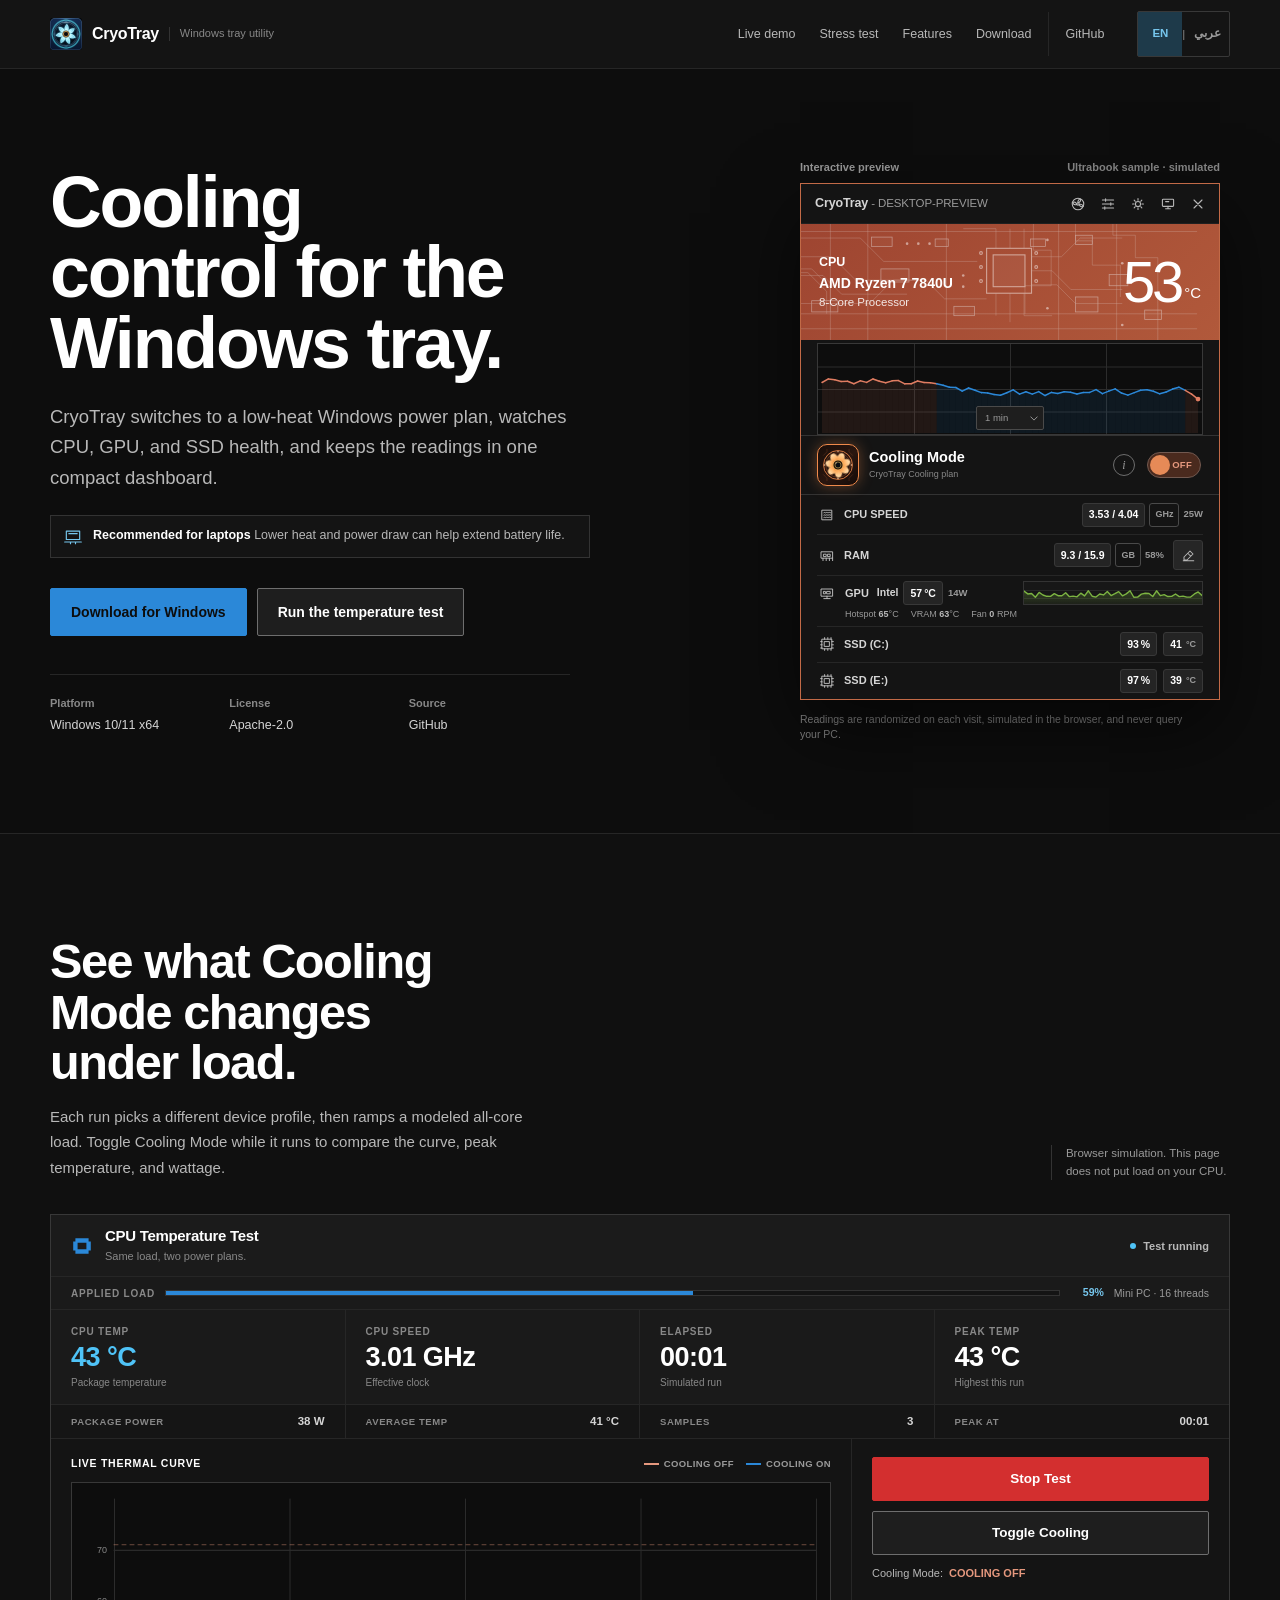
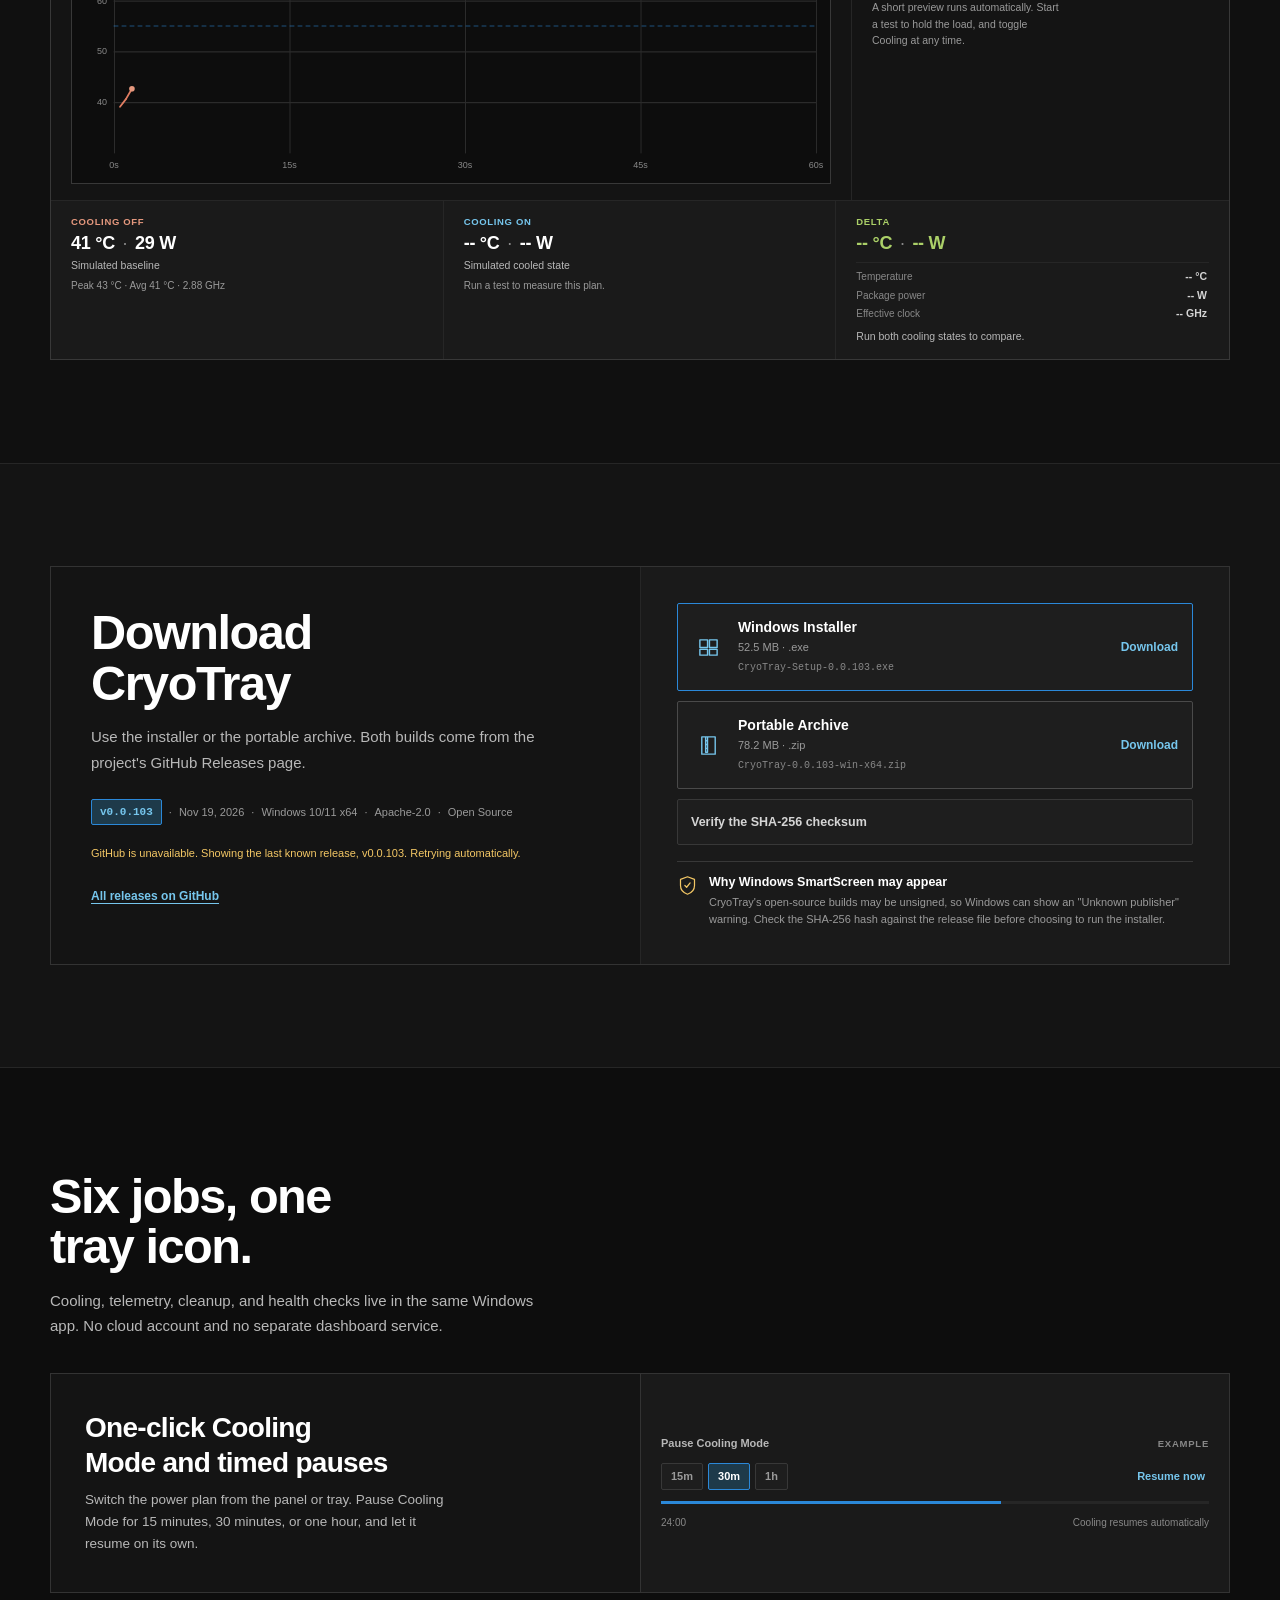
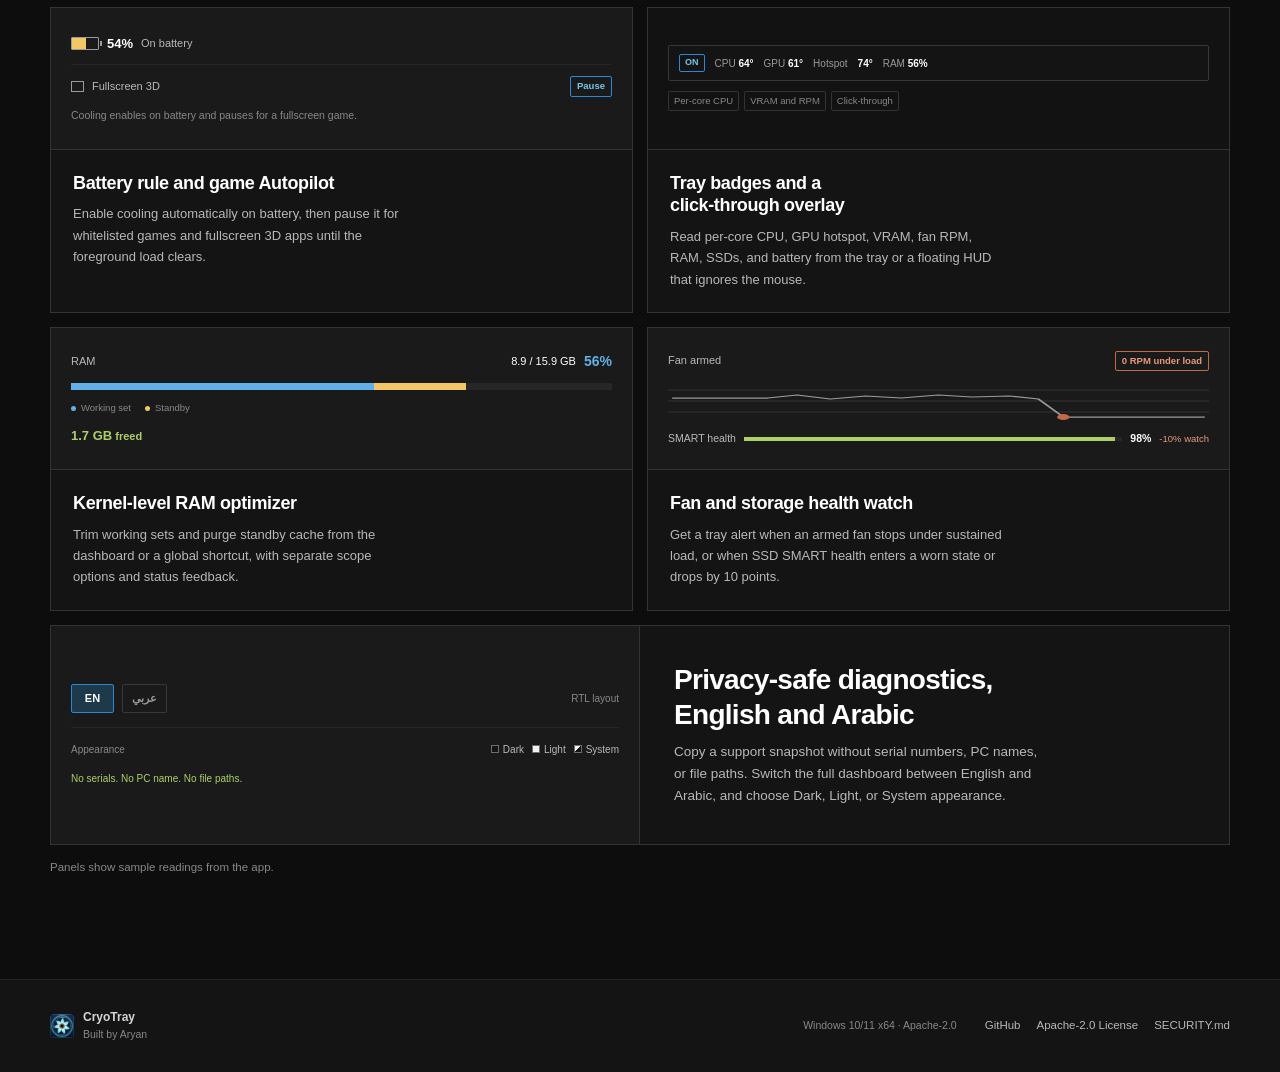
<file: docs/index.html>
<!doctype html>
<html lang="en" dir="ltr">
<head>
  <meta charset="utf-8">
  <meta name="viewport" content="width=device-width, initial-scale=1">
  <title>CryoTray | Cooling control for the Windows tray</title>
  <meta id="meta-description" name="description" content="CryoTray is a Windows tray utility for low-heat cooling, CPU and GPU telemetry, RAM cleanup, storage health, and bilingual controls.">
  <meta name="theme-color" content="#0d0d0d">
  <link rel="icon" type="image/png" href="assets/cryotray-icon.png">
  <link rel="stylesheet" href="css/styles.css">
  <script type="module" src="js/app.js"></script>
</head>
<body id="top">
  <a class="skip-link" href="#main" data-i18n="a11y.skip">Skip to content</a>

  <header class="site-header">
    <div class="container header-inner">
      <a class="brand" href="#top" aria-label="CryoTray home">
        <img src="assets/cryotray-icon.png" width="32" height="32" alt="" aria-hidden="true">
        <span class="brand-name">CryoTray</span>
        <span class="brand-sub" data-i18n="brand.sub">Windows tray utility</span>
      </a>

      <nav class="site-nav" aria-label="Primary" data-i18n-aria="a11y.primaryNav">
        <a href="#demo" data-i18n="nav.demo">Live demo</a>
        <a href="#stress-test" data-i18n="nav.stress">Stress test</a>
        <a href="#features" data-i18n="nav.features">Features</a>
        <a href="#download" data-i18n="nav.download">Download</a>
        <a class="nav-github" href="https://github.com/hackerlemonaru/CryoTray" target="_blank" rel="noopener" data-i18n="nav.github">GitHub</a>
      </nav>

      <div class="lang-switch" role="group" aria-label="Language" data-i18n-aria="a11y.language">
        <button type="button" class="lang-btn is-active" data-lang="en" aria-pressed="true">EN</button>
        <span class="lang-divider" aria-hidden="true">|</span>
        <button type="button" class="lang-btn" data-lang="ar" lang="ar" aria-pressed="false">عربي</button>
      </div>
    </div>
  </header>

  <main id="main">
    <section class="hero" id="demo">
      <div class="container hero-grid">
        <div class="hero-copy">
          <h1 data-i18n="hero.title">Cooling control for the Windows tray.</h1>
          <p class="lede" data-i18n="hero.body">CryoTray switches to a low-heat Windows power plan, watches CPU, GPU, and SSD health, and keeps the readings in one compact dashboard.</p>
          <p class="laptop-note">
            <svg viewBox="0 0 24 24" aria-hidden="true"><path d="M4 5h16v10H4zM2 18h20M9 18v2M15 18v2M7 8h10"/></svg>
            <span><strong data-i18n="hero.laptopTitle">Recommended for laptops</strong> <span data-i18n="hero.laptopBody">Lower heat and power draw can help extend battery life.</span></span>
          </p>
          <div class="hero-actions">
            <a class="btn btn-primary" href="#download" data-i18n="hero.download">Download for Windows</a>
            <a class="btn btn-secondary" href="#stress-test" data-i18n="hero.test">Run the temperature test</a>
          </div>
          <dl class="hero-facts">
            <div>
              <dt data-i18n="hero.factPlatform">Platform</dt>
              <dd>Windows 10/11 x64</dd>
            </div>
            <div>
              <dt data-i18n="hero.factLicense">License</dt>
              <dd>Apache-2.0</dd>
            </div>
            <div>
              <dt data-i18n="hero.factSource">Source</dt>
              <dd>GitHub</dd>
            </div>
          </dl>
        </div>

        <div class="hero-stage">
          <div class="stage-label">
            <span data-i18n="hero.preview">Interactive preview</span>
            <span class="stage-note" id="preview-scenario">Laptop sample · simulated</span>
          </div>

          <div class="app-window" id="app-preview">
            <div class="app-titlebar">
              <span class="app-title"><span>CryoTray</span><span class="app-title-host"> - DESKTOP-PREVIEW</span></span>
              <a class="app-window-icons" href="#download" data-tooltip-target="window-tools-tip" aria-expanded="false" aria-controls="window-tools-tip" aria-label="Download CryoTray for more" data-i18n-aria="hero.windowToolsLabel">
                <span class="window-icon">
                  <svg viewBox="0 0 20 20" aria-hidden="true"><circle cx="10" cy="10" r="7.2"/><circle cx="10" cy="10" r="1.5"/><path d="M10 8.5c-.6-2.7 1.2-4.5 3.1-4.7.6 2.2-.5 4.1-3.1 4.7ZM11.4 10.6c2.6-.7 4.7.8 5.2 2.6-2.1.9-4.1.1-5.2-2.6ZM8.6 10.6c-2.6.7-4.7-.8-5.2-2.6 2.1-.9 4.1-.1 5.2 2.6Z"/></svg>
                </span>
                <span class="window-icon">
                  <svg viewBox="0 0 20 20" aria-hidden="true"><path d="M3 5h14M3 10h14M3 15h14M7 3.5v3M13.5 8.5v3M6 13.5v3"/></svg>
                </span>
                <span class="window-icon">
                  <svg viewBox="0 0 20 20" aria-hidden="true"><circle cx="10" cy="10" r="3.2"/><path d="M10 3.2v2M10 14.8v2M3.2 10h2M14.8 10h2M5.2 5.2l1.4 1.4M13.4 13.4l1.4 1.4M14.8 5.2l-1.4 1.4M6.6 13.4l-1.4 1.4"/></svg>
                </span>
                <span class="window-icon">
                  <svg viewBox="0 0 20 20" aria-hidden="true"><rect x="3" y="4" width="14" height="9" rx="1"/><path d="M7 16h6M10 13v3M7 7h4"/></svg>
                </span>
                <span class="window-icon window-icon-close">
                  <svg viewBox="0 0 20 20" aria-hidden="true"><path d="M5 5l10 10M15 5L5 15"/></svg>
                </span>
              </a>
            </div>

            <div class="cpu-hero">
              <svg class="pcb-field" viewBox="0 0 460 124" preserveAspectRatio="xMidYMid slice" aria-hidden="true">
                <g class="pcb-fine">
                  <path d="M-20 8H430M-20 96H430M-20 112H430M38 0V124M78 0V124M162 0V124M282 0V124M344 0V124"/>
                  <path d="M-20 48H18L38 68V94M-20 52H14L34 72V96"/>
                  <path d="M255 0V28L274 28V66L246 66V96M300 0V18L318 18V44L348 44V78M340 0V12L364 12V36L388 36V124"/>
                  <path d="M0 15H70L95 40H195M0 35H40L65 60H140L160 80H205M0 55H30L50 75H120M0 85H80L105 60H130M180 5H215V26M230 5V26M245 5V26M215 74V98M230 74V105M245 74V98H275M253 35H285L305 15H350M253 50H275L295 70H350M253 65H280L300 85H350"/>
                </g>
                <g class="pcb-pads">
                  <rect x="82" y="14" width="22" height="10"/>
                  <rect x="92" y="48" width="30" height="14"/>
                  <rect x="150" y="16" width="14" height="8"/>
                  <rect x="170" y="88" width="22" height="10"/>
                  <rect x="300" y="12" width="18" height="10"/>
                  <rect x="300" y="78" width="24" height="16"/>
                  <rect x="18" y="82" width="28" height="12"/>
                  <rect x="252" y="16" width="16" height="8"/>
                  <rect x="336" y="54" width="20" height="12"/>
                  <rect x="374" y="92" width="18" height="10"/>
                </g>
                <g class="pcb-chip">
                  <rect x="205" y="26" width="48" height="48"/>
                  <rect x="212" y="33" width="34" height="34"/>
                  <circle cx="199" cy="31" r="1.5"/><circle cx="199" cy="46" r="1.5"/><circle cx="199" cy="61" r="1.5"/>
                  <circle cx="258" cy="31" r="1.5"/><circle cx="258" cy="46" r="1.5"/><circle cx="258" cy="61" r="1.5"/>
                </g>
                <g class="pcb-vias">
                  <circle cx="120" cy="21" r="1.4"/><circle cx="132" cy="21" r="1.4"/><circle cx="144" cy="21" r="1.4"/>
                  <circle cx="180" cy="55" r="1.4"/><circle cx="180" cy="67" r="1.4"/><circle cx="270" cy="17" r="1.4"/>
                  <circle cx="270" cy="90" r="1.4"/><circle cx="350" cy="42" r="1.4"/><circle cx="350" cy="108" r="1.4"/>
                </g>
              </svg>

              <div class="cpu-hero-content">
                <div class="cpu-identity">
                  <span class="cpu-label" data-i18n="hero.cpu">CPU</span>
                  <span class="cpu-name" id="hero-cpu-name">AMD Ryzen 7 5800X</span>
                  <span class="cpu-cores" id="hero-cores">8-Core Processor</span>
                </div>
                <button class="hero-temp hero-temp-button" id="hero-temp-trigger" type="button" data-tooltip-target="cpu-popover" aria-haspopup="true" aria-expanded="false" aria-controls="cpu-popover" aria-label="CPU temperature and per-core details" data-i18n-aria="hero.cpuTooltip" dir="ltr">
                  <span id="hero-temp">53</span><span class="hero-temp-unit">°C</span>
                </button>
              </div>
            </div>

            <div class="hero-chart-wrap">
              <canvas id="hero-chart" width="408" height="100" role="img" aria-label="Simulated CPU temperature history"></canvas>
              <div class="chart-hover-tip" id="hero-chart-tip" role="status"></div>
              <label class="chart-window">
                <span class="sr-only" data-i18n="hero.windowLabel">Chart time window</span>
                <select id="hero-window">
                  <option value="1" selected data-i18n="hero.window1">1 min</option>
                  <option value="5" data-i18n="hero.window5">5 min</option>
                  <option value="10" data-i18n="hero.window10">10 min</option>
                  <option value="30" data-i18n="hero.window30">30 min</option>
                  <option value="60" data-i18n="hero.window60">60 min</option>
                </select>
                <svg class="chart-window-chevron" viewBox="0 0 10 6" aria-hidden="true"><path d="M1 1l4 4 4-4"/></svg>
              </label>
            </div>

            <div class="cooling-row">
              <div class="fan-tile" aria-hidden="true">
                <svg class="fan-svg" viewBox="0 0 80 80">
                  <defs>
                    <linearGradient id="fanPetalGradient" x1="0" y1="0" x2="0" y2="1">
                      <stop class="fan-petal-top" offset="0"></stop>
                      <stop class="fan-petal-mid" offset="0.52"></stop>
                      <stop class="fan-petal-bottom" offset="1"></stop>
                    </linearGradient>
                  </defs>
                  <circle class="fan-outer-ring" cx="40" cy="40" r="34"></circle>
                  <circle class="fan-inner-ring" cx="40" cy="40" r="29"></circle>
                  <g class="fan-rim-dots">
                    <circle cx="40" cy="8.4" r="1.6"/><circle cx="40" cy="71.6" r="1.6"/>
                    <circle cx="8.4" cy="40" r="1.6"/><circle cx="71.6" cy="40" r="1.6"/>
                  </g>
                  <path class="fan-traces" d="M14 2V9L5 18M66 2V9L75 18M14 78V71L5 62M66 78V71L75 62"></path>
                  <g id="fan-rotor" class="fan-rotor">
                    <g transform="rotate(0 40 40)">
                      <path d="M40 38C31 32 29 20 35 13C37.5 10.2 42.5 10.2 45 13C51 20 49 32 40 38Z" fill="url(#fanPetalGradient)" stroke="var(--fan-petal-outline)" stroke-width=".9"></path>
                      <path class="fan-vein" d="M40 36V15"></path>
                    </g>
                    <g transform="rotate(51.428 40 40)">
                      <path d="M40 38C31 32 29 20 35 13C37.5 10.2 42.5 10.2 45 13C51 20 49 32 40 38Z" fill="url(#fanPetalGradient)" stroke="var(--fan-petal-outline)" stroke-width=".9"></path>
                      <path class="fan-vein" d="M40 36V15"></path>
                    </g>
                    <g transform="rotate(102.857 40 40)">
                      <path d="M40 38C31 32 29 20 35 13C37.5 10.2 42.5 10.2 45 13C51 20 49 32 40 38Z" fill="url(#fanPetalGradient)" stroke="var(--fan-petal-outline)" stroke-width=".9"></path>
                      <path class="fan-vein" d="M40 36V15"></path>
                    </g>
                    <g transform="rotate(154.285 40 40)">
                      <path d="M40 38C31 32 29 20 35 13C37.5 10.2 42.5 10.2 45 13C51 20 49 32 40 38Z" fill="url(#fanPetalGradient)" stroke="var(--fan-petal-outline)" stroke-width=".9"></path>
                      <path class="fan-vein" d="M40 36V15"></path>
                    </g>
                    <g transform="rotate(205.714 40 40)">
                      <path d="M40 38C31 32 29 20 35 13C37.5 10.2 42.5 10.2 45 13C51 20 49 32 40 38Z" fill="url(#fanPetalGradient)" stroke="var(--fan-petal-outline)" stroke-width=".9"></path>
                      <path class="fan-vein" d="M40 36V15"></path>
                    </g>
                    <g transform="rotate(257.142 40 40)">
                      <path d="M40 38C31 32 29 20 35 13C37.5 10.2 42.5 10.2 45 13C51 20 49 32 40 38Z" fill="url(#fanPetalGradient)" stroke="var(--fan-petal-outline)" stroke-width=".9"></path>
                      <path class="fan-vein" d="M40 36V15"></path>
                    </g>
                    <g transform="rotate(308.571 40 40)">
                      <path d="M40 38C31 32 29 20 35 13C37.5 10.2 42.5 10.2 45 13C51 20 49 32 40 38Z" fill="url(#fanPetalGradient)" stroke="var(--fan-petal-outline)" stroke-width=".9"></path>
                      <path class="fan-vein" d="M40 36V15"></path>
                    </g>
                  </g>
                  <circle class="fan-hub-outer" cx="40" cy="40" r="12"></circle>
                  <circle class="fan-hub-inner" cx="40" cy="40" r="7"></circle>
                  <circle class="fan-hub-glint" cx="35.5" cy="35.5" r="1.7"></circle>
                </svg>
              </div>

              <div class="cooling-copy">
                <span class="cooling-label" id="hero-cooling-label" data-i18n="hero.cooling">Cooling Mode</span>
                <span class="cooling-plan" data-i18n="hero.plan">CryoTray Cooling plan</span>
              </div>

              <button class="cooling-info" id="cooling-info-trigger" type="button" data-tooltip-target="cooling-popover" aria-haspopup="true" aria-expanded="false" aria-controls="cooling-popover" aria-label="About Cooling Mode" data-i18n-aria="hero.coolingInfo">i</button>

              <button class="switch" id="hero-cooling" type="button" role="switch" aria-checked="false" aria-labelledby="hero-cooling-label">
                <span class="switch-track">
                  <span class="switch-text" id="hero-cooling-state">OFF</span>
                  <span class="switch-thumb" aria-hidden="true"></span>
                </span>
              </button>
            </div>

            <div class="telemetry-list">
              <div class="telemetry-row">
                <span class="row-icon" aria-hidden="true">
                  <svg viewBox="0 0 20 20"><path d="M4 4h12v12H4zM6 7c1-1 2 1 3 0s2 1 3 0 2 1 3 0M6 10c1-1 2 1 3 0s2 1 3 0 2 1 3 0M6 13c1-1 2 1 3 0s2 1 3 0 2 1 3 0"/></svg>
                </span>
                <span class="row-label" data-i18n="hero.cpuSpeed">CPU SPEED</span>
                <span class="row-values" dir="ltr">
                  <span class="metric-pill"><span id="hero-clock">3.78 / 3.80</span></span>
                  <span class="unit-pill">GHz</span>
                  <span class="row-detail" id="hero-power">36W</span>
                </span>
              </div>

              <div class="telemetry-row ram-row">
                <span class="row-icon" aria-hidden="true">
                  <svg viewBox="0 0 20 20"><path d="M3 6h14v8H3zM5 14v3M9 14v3M13 14v3M17 14v3M6 9h3v3H6zM11 9h3v3h-3z"/></svg>
                </span>
                <span class="row-label" data-i18n="hero.ram">RAM</span>
                <span class="row-values" dir="ltr">
                  <button class="metric-pill metric-trigger" id="ram-trigger" type="button" data-tooltip-target="ram-popover" aria-haspopup="true" aria-expanded="false" aria-controls="ram-popover" aria-label="Memory breakdown" data-i18n-aria="memory.triggerLabel"><span id="ram-ratio">8.9 / 15.9</span></button>
                  <span class="unit-pill">GB</span>
                  <span class="row-detail" id="ram-percent">56%</span>
                </span>
                <button class="icon-btn" id="ram-optimize" type="button" aria-label="Optimize RAM" data-i18n-aria="hero.ramOptimize">
                  <svg viewBox="0 0 20 20" aria-hidden="true"><path d="M4 12l8-8 4 4-8 8H4zM9 7l4 4M3 17h14"/></svg>
                </button>
              </div>

              <div class="telemetry-row gpu-row">
                <div class="gpu-top">
                  <span class="row-icon" aria-hidden="true">
                    <svg viewBox="0 0 20 20"><path d="M3 5h14v9H3zM6 17h8M10 14v3M6 8h2v3H6zM10 8h4v3h-4z"/></svg>
                  </span>
                  <span class="row-label" data-i18n="hero.gpu">GPU</span>
                  <span class="gpu-reading" dir="ltr">
                    <span class="gpu-brand" id="hero-gpu-brand">NVIDIA</span>
                    <button class="metric-pill metric-trigger" id="gpu-trigger" type="button" data-tooltip-target="gpu-popover" aria-haspopup="true" aria-expanded="false" aria-controls="gpu-popover" aria-label="GPU details" data-i18n-aria="hero.gpuTooltip"><span id="hero-gpu-temp">61</span>°C</button>
                    <span class="row-detail"><span id="hero-gpu-power">30</span>W</span>
                  </span>
                  <span class="gpu-spark-wrap"><canvas id="gpu-spark" width="160" height="26" role="img" aria-label="Simulated GPU load history"></canvas></span>
                </div>
                <div class="gpu-details" dir="ltr">
                  <span><span data-i18n="hero.hotspot">Hotspot</span> <b id="hero-hotspot">70</b>°C</span>
                  <span><span data-i18n="hero.vram">VRAM</span> <b id="hero-vram">60</b>°C</span>
                  <span><span data-i18n="hero.fan">Fan</span> <b id="hero-gpu-fan">0</b> RPM</span>
                </div>
              </div>

              <div class="telemetry-row ssd-row">
                <span class="row-icon" aria-hidden="true">
                  <svg viewBox="0 0 20 20"><path d="M4 4h12v12H4zM7 7h6v6H7zM2 7h2M2 11h2M2 15h2M16 7h2M16 11h2M16 15h2M7 2v2M11 2v2M15 2v2M7 16v2M11 16v2M15 16v2"/></svg>
                </span>
                <span class="row-label ssd-label" dir="ltr">SSD (C:)</span>
                <span class="row-values" dir="ltr">
                  <button class="metric-pill metric-trigger" id="ssd-trigger" type="button" data-tooltip-target="ssd-popover" aria-haspopup="true" aria-expanded="false" aria-controls="ssd-popover" aria-label="Storage details" data-i18n-aria="hero.ssdTooltip"><span id="hero-ssd-c-health">96</span>%</button>
                  <span class="metric-pill"><span id="hero-ssd-temp">45</span><span class="unit-inline">°C</span></span>
                </span>
              </div>

              <div class="telemetry-row ssd-row">
                <span class="row-icon" aria-hidden="true">
                  <svg viewBox="0 0 20 20"><path d="M4 4h12v12H4zM7 7h6v6H7zM2 7h2M2 11h2M2 15h2M16 7h2M16 11h2M16 15h2M7 2v2M11 2v2M15 2v2M7 16v2M11 16v2M15 16v2"/></svg>
                </span>
                <span class="row-label ssd-label" dir="ltr">SSD (E:)</span>
                <span class="row-values" dir="ltr">
                  <button class="metric-pill metric-trigger" id="ssd-e-trigger" type="button" data-tooltip-target="ssd-popover" aria-haspopup="true" aria-expanded="false" aria-controls="ssd-popover" aria-label="Storage details" data-i18n-aria="hero.ssdTooltip"><span id="hero-ssd-e-health">100</span>%</button>
                  <span class="metric-pill"><span id="hero-ssd-e-temp">45</span><span class="unit-inline">°C</span></span>
                </span>
              </div>
            </div>

            <div class="app-status" id="ram-status" role="status" aria-live="polite"></div>

            <div class="app-popover cpu-pop" id="cpu-popover" role="tooltip" aria-hidden="true">
              <div class="cpu-pop-grid" id="cpu-pop-grid"></div>
              <div class="cpu-pop-footer" id="cpu-pop-footer" dir="auto">Package Power: 36W</div>
              <span class="popover-caret" aria-hidden="true"></span>
            </div>

            <div class="app-popover ram-pop" id="ram-popover" role="tooltip" aria-hidden="true">
              <div class="ram-pop-head"><span data-i18n="memory.title">Memory Breakdown</span><span id="ram-installed">Installed: 16.0 GB</span></div>
              <div class="ram-stack" aria-hidden="true">
                <span class="ram-stack-inuse" id="ram-bar-inuse"></span><span class="ram-stack-modified" id="ram-bar-modified"></span><span class="ram-stack-standby" id="ram-bar-standby"></span><span class="ram-stack-free" id="ram-bar-free"></span>
              </div>
              <div class="ram-lines">
                <div><span class="ram-dot inuse"></span><span data-i18n="memory.inUse">In Use:</span><b id="ram-inuse" dir="ltr">8.0 GB</b></div>
                <div><span class="ram-dot available"></span><span data-i18n="memory.available">Available:</span><b id="ram-available" dir="ltr">7.9 GB</b></div>
                <div><span class="ram-dot free"></span><span data-i18n="memory.free">Free:</span><b id="ram-free" dir="ltr">3.2 GB</b></div>
                <div><span class="ram-dot standby"></span><span data-i18n="memory.standby">Standby:</span><b id="ram-standby" dir="ltr">4.7 GB</b></div>
                <div><span class="ram-dot modified"></span><span data-i18n="memory.modified">Modified:</span><b id="ram-modified" dir="ltr">0.6 GB</b></div>
                <div><span class="ram-dot cached"></span><span data-i18n="memory.cached">Cached:</span><b id="ram-cached" dir="ltr">5.3 GB</b></div>
                <div><span class="ram-dot reserved"></span><span data-i18n="memory.reserved">Hardware Reserved:</span><b id="ram-reserved" dir="ltr">0.5 GB</b></div>
              </div>
              <div class="ram-pop-foot" id="ram-pop-foot">Click the clean icon to free unused memory</div>
              <span class="popover-caret" aria-hidden="true"></span>
            </div>

            <div class="app-popover info-pop" id="gpu-popover" role="tooltip" aria-hidden="true">
              <div class="info-pop-head"><strong id="gpu-pop-name">Demo GPU</strong><span data-i18n="hero.tooltipSim">Simulated telemetry</span></div>
              <div class="info-line"><span data-i18n="hero.tooltipLoad">Load</span><b id="gpu-pop-load" dir="ltr">38%</b></div>
              <div class="info-line"><span data-i18n="hero.tooltipHotspot">Hotspot</span><b id="gpu-pop-hotspot" dir="ltr">70°C</b></div>
              <div class="info-line"><span data-i18n="hero.tooltipDelta">Hotspot delta</span><b id="gpu-pop-delta" dir="ltr">9°C</b></div>
              <div class="info-line"><span data-i18n="hero.gpuPowerLabel">Board power</span><b id="gpu-pop-power" dir="ltr">30 W</b></div>
              <div class="info-line"><span data-i18n="hero.vram">VRAM</span><b id="gpu-pop-vram" dir="ltr">60°C</b></div>
              <div class="info-line"><span data-i18n="hero.fan">Fan</span><b id="gpu-pop-fan" dir="ltr">0 RPM</b></div>
              <span class="popover-caret" aria-hidden="true"></span>
            </div>

            <div class="app-popover info-pop" id="ssd-popover" role="tooltip" aria-hidden="true">
              <div class="info-pop-head"><strong data-i18n="hero.storage">SSD</strong><span data-i18n="hero.tooltipSim">Simulated telemetry</span></div>
              <div class="info-line"><span dir="ltr">SSD (C:)</span><b id="ssd-pop-c" dir="ltr">96% · 45°C</b></div>
              <div class="info-line"><span dir="ltr">SSD (E:)</span><b id="ssd-pop-e" dir="ltr">100% · 45°C</b></div>
              <div class="info-line"><span data-i18n="hero.tooltipSmart">SMART health</span><b id="ssd-pop-health" dir="ltr">Healthy</b></div>
              <span class="popover-caret" aria-hidden="true"></span>
            </div>

            <div class="app-popover info-pop" id="cooling-popover" role="tooltip" aria-hidden="true">
              <div class="info-pop-head"><strong data-i18n="hero.cooling">Cooling Mode</strong></div>
              <p class="tooltip-copy" data-i18n="hero.coolingInfoBody">Switches Windows to a lower-heat power plan to reduce package power and fan noise.</p>
              <span class="popover-caret" aria-hidden="true"></span>
            </div>

            <div class="app-popover tool-tip-pop" id="window-tools-tip" role="tooltip" aria-hidden="true">
              <span data-i18n="hero.windowToolsTip">Download for more</span>
              <span class="popover-caret" aria-hidden="true"></span>
            </div>
          </div>

          <p class="preview-footnote" data-i18n="hero.footnote">Readings are randomized on each visit, simulated in the browser, and never query your PC.</p>
        </div>
      </div>
    </section>

    <section class="section stress-section" id="stress-test">
      <div class="container">
        <header class="section-head">
          <div>
            <h2 data-i18n="stress.title">See what Cooling Mode changes under load.</h2>
            <p class="section-copy" data-i18n="stress.body">Run a modeled thermal test, then toggle Cooling Mode while it runs. The curve and wattage respond to the same state changes as the app.</p>
          </div>
          <p class="simulation-note" data-i18n="stress.note">Browser simulation. This page does not put load on your CPU.</p>
        </header>

        <div class="stress-shell">
          <div class="stress-titlebar">
            <div class="stress-heading">
              <svg viewBox="0 0 20 20" aria-hidden="true"><path d="M4 3h12v3h2v8h-2v3H4v-3H2V6h2zm2 4v6h8V7z"/></svg>
              <div>
                <h3 data-i18n="stress.toolTitle">CPU Temperature Test</h3>
                <p data-i18n="stress.toolSub">Same load, two power plans.</p>
              </div>
            </div>
            <div class="stress-state" id="stress-state" role="status" aria-live="polite">
              <span class="state-dot" aria-hidden="true"></span>
              <span id="stress-state-text" data-i18n="stress.stateReady">Ready</span>
            </div>
          </div>

          <div class="stress-loadbar">
            <span class="loadbar-label" data-i18n="stress.loadLabel">APPLIED LOAD</span>
            <div class="loadbar-track" aria-hidden="true"><span id="stress-load-fill"></span></div>
            <output class="loadbar-value" id="stress-load" dir="ltr">0%</output>
            <span class="stress-profile" id="stress-profile">Laptop profile · 16 threads</span>
          </div>

          <div class="stress-metrics">
            <div class="stress-metric">
              <span class="metric-label" data-i18n="stress.cpuTemp">CPU TEMP</span>
              <output class="metric-value cpu-value" id="stress-temp" dir="ltr">-- °C</output>
              <span class="metric-sub" data-i18n="stress.cpuTempSub">Package temperature</span>
            </div>
            <div class="stress-metric">
              <span class="metric-label" data-i18n="stress.cpuSpeed">CPU SPEED</span>
              <output class="metric-value" id="stress-speed" dir="ltr">-- GHz</output>
              <span class="metric-sub" data-i18n="stress.cpuSpeedSub">Effective clock</span>
            </div>
            <div class="stress-metric">
              <span class="metric-label" data-i18n="stress.elapsed">ELAPSED</span>
              <output class="metric-value" id="stress-elapsed" dir="ltr">00:00</output>
              <span class="metric-sub" data-i18n="stress.elapsedSub">Simulated run</span>
            </div>
            <div class="stress-metric">
              <span class="metric-label" data-i18n="stress.peak">PEAK TEMP</span>
              <output class="metric-value" id="stress-peak" dir="ltr">-- °C</output>
              <span class="metric-sub" data-i18n="stress.peakSub">Highest this run</span>
            </div>
          </div>

          <div class="stress-detailbar" aria-label="Run details" data-i18n-aria="stress.detailsAria">
            <div><span data-i18n="stress.powerCurrent">PACKAGE POWER</span><b id="stress-power" dir="ltr">-- W</b></div>
            <div><span data-i18n="stress.avgTemp">AVERAGE TEMP</span><b id="stress-avg-temp" dir="ltr">-- °C</b></div>
            <div><span data-i18n="stress.samples">SAMPLES</span><b id="stress-samples" dir="ltr">0</b></div>
            <div><span data-i18n="stress.peakTime">PEAK AT</span><b id="stress-peak-time" dir="ltr">--:--</b></div>
          </div>

          <div class="stress-body">
            <div class="chart-panel">
              <div class="chart-heading">
                <h4 data-i18n="stress.curve">Live thermal curve</h4>
                <div class="chart-legend">
                  <span><i class="legend-swatch off"></i><span data-i18n="stress.off">COOLING OFF</span></span>
                  <span><i class="legend-swatch on"></i><span data-i18n="stress.on">COOLING ON</span></span>
                </div>
              </div>
              <div class="stress-canvas-wrap">
                <canvas id="stress-chart" width="920" height="300" role="img" aria-label="Simulated thermal curve for the CPU temperature test."></canvas>
                <div class="chart-hover-tip" id="stress-chart-tip" role="status" dir="ltr"></div>
              </div>
              <p class="sr-only" id="stress-chart-summary" aria-live="polite"></p>
            </div>

            <aside class="stress-controls" aria-label="Test controls" data-i18n-aria="stress.controlsAria">
              <button class="btn btn-primary stress-start" id="stress-start" type="button" data-i18n="stress.start">Start Test</button>
              <button class="btn btn-secondary stress-toggle" id="stress-cooling" type="button" aria-pressed="false" disabled data-i18n="stress.toggle">Toggle Cooling</button>
              <p class="cooling-inline">
                <span data-i18n="stress.coolingMode">Cooling Mode:</span>
                <strong id="stress-cooling-state" data-i18n="stress.off">COOLING OFF</strong>
              </p>
              <p class="stress-helper" data-i18n="stress.helper">A short preview runs automatically. Start a test to hold the load, and toggle Cooling at any time.</p>

            </aside>
          </div>

          <div class="stress-comparison">
            <article class="compare-card compare-off">
              <h4 data-i18n="stress.off">COOLING OFF</h4>
              <p class="compare-value" dir="ltr"><span id="off-temp">--</span> °C <span class="compare-sep">·</span> <span id="off-power">--</span> W</p>
              <p class="compare-caption" data-i18n="stress.baseline">Simulated baseline</p>
              <p class="compare-detail" id="off-detail">Run a test to measure this plan.</p>
            </article>
            <article class="compare-card compare-on">
              <h4 data-i18n="stress.on">COOLING ON</h4>
              <p class="compare-value" dir="ltr"><span id="on-temp">--</span> °C <span class="compare-sep">·</span> <span id="on-power">--</span> W</p>
              <p class="compare-caption" data-i18n="stress.cooled">Simulated cooled state</p>
              <p class="compare-detail" id="on-detail">Run a test to measure this plan.</p>
            </article>
            <article class="compare-card compare-delta">
              <h4 data-i18n="stress.delta">DELTA</h4>
              <p class="compare-value delta-value" dir="ltr"><span id="delta-temp">--</span> °C <span class="compare-sep">·</span> <span id="delta-power">--</span> W</p>
              <div class="delta-rows">
                <p><span data-i18n="stress.tempDelta">Temperature</span><b dir="ltr"><span id="delta-temp-detail">--</span> °C <small id="delta-temp-pct"></small></b></p>
                <p><span data-i18n="stress.powerDelta">Package power</span><b dir="ltr"><span id="delta-power-detail">--</span> W <small id="delta-power-pct"></small></b></p>
                <p><span data-i18n="stress.clockDelta">Effective clock</span><b dir="ltr"><span id="delta-clock">--</span> GHz <small id="delta-clock-pct"></small></b></p>
              </div>
              <p class="delta-summary" id="delta-summary">Run both cooling states to compare.</p>
            </article>
          </div>
        </div>
      </div>
    </section>

    <section class="section download-section" id="download">
      <div class="container">
        <div class="download-panel">
          <div class="download-intro">
            <h2 data-i18n="release.title">Download CryoTray</h2>
            <p class="section-copy" data-i18n="release.body">Use the installer or the portable archive. Both builds come from the project's GitHub Releases page.</p>

            <div class="release-meta">
              <span class="release-version" id="release-version" dir="ltr">v0.0.103</span>
              <span class="meta-separator" aria-hidden="true">·</span>
              <time id="release-date" datetime="2026-11-19T22:31:40Z">Nov 19, 2026</time>
              <span class="meta-separator" aria-hidden="true">·</span>
              <span>Windows 10/11 x64</span>
              <span class="meta-separator" aria-hidden="true">·</span>
              <span>Apache-2.0</span>
              <span class="meta-separator" aria-hidden="true">·</span>
              <span data-i18n="release.openSource">Open Source</span>
            </div>

            <p class="release-status" id="release-status" role="status" aria-live="polite" data-i18n="release.statusLoading">Checking the latest release on GitHub.</p>
            <noscript>
              <p class="release-status is-fallback" data-i18n="release.noscript">JavaScript is off. These links point to the current known release, v0.0.103.</p>
            </noscript>

            <a class="text-link releases-link" href="https://github.com/hackerlemonaru/CryoTray/releases" target="_blank" rel="noopener" data-i18n="release.allReleases">All releases on GitHub</a>
          </div>

          <div class="download-actions">
            <a class="download-option is-primary" id="download-setup" href="https://github.com/hackerlemonaru/CryoTray/releases/download/v0.0.103/CryoTray-Setup-0.0.103.exe" target="_blank" rel="noopener">
              <span class="download-icon" aria-hidden="true">
                <svg viewBox="0 0 24 24"><path d="M3 4h8v8H3zM13 4h8v8h-8zM3 14h8v6H3zM13 14h8v6h-8z"/></svg>
              </span>
              <span class="download-copy">
                <strong data-i18n="release.installer">Windows Installer</strong>
                <span class="download-meta"><bdi id="setup-size" dir="ltr">52.5 MB</bdi> <span aria-hidden="true">·</span> <span>.exe</span></span>
                <code class="file-name" id="setup-filename" dir="ltr">CryoTray-Setup-0.0.103.exe</code>
              </span>
              <span class="download-action" data-i18n="release.download">Download</span>
            </a>

            <a class="download-option" id="download-zip" href="https://github.com/hackerlemonaru/CryoTray/releases/download/v0.0.103/CryoTray-0.0.103-win-x64.zip" target="_blank" rel="noopener">
              <span class="download-icon" aria-hidden="true">
                <svg viewBox="0 0 24 24"><path d="M5 3h14v18H5zM9 3v4h2V3M9 7v4h2V7M9 11v4h2v-4M9 15v4h2v-4M8 21h8"/></svg>
              </span>
              <span class="download-copy">
                <strong data-i18n="release.portable">Portable Archive</strong>
                <span class="download-meta"><bdi id="zip-size" dir="ltr">78.2 MB</bdi> <span aria-hidden="true">·</span> <span>.zip</span></span>
                <code class="file-name" id="zip-filename" dir="ltr">CryoTray-0.0.103-win-x64.zip</code>
              </span>
              <span class="download-action" data-i18n="release.download">Download</span>
            </a>

            <details class="checksum">
              <summary data-i18n="release.verifySummary">Verify the SHA-256 checksum</summary>
              <div class="checksum-body">
                <p data-i18n="release.verifyBody">Download the matching .sha256 file, then run this in PowerShell and compare both hash values.</p>
                <pre><code id="checksum-command" dir="ltr">Get-FileHash .\CryoTray-Setup-0.0.103.exe -Algorithm SHA256</code></pre>
                <div class="checksum-actions">
                  <button class="btn btn-quiet" id="copy-checksum" type="button" data-i18n="release.copy">Copy command</button>
                  <a class="text-link" id="setup-sha-link" href="https://github.com/hackerlemonaru/CryoTray/releases/download/v0.0.103/CryoTray-Setup-0.0.103.exe.sha256" target="_blank" rel="noopener" data-i18n="release.installerHash">Installer hash file</a>
                  <a class="text-link" id="zip-sha-link" href="https://github.com/hackerlemonaru/CryoTray/releases/download/v0.0.103/CryoTray-0.0.103-win-x64.zip.sha256" target="_blank" rel="noopener" data-i18n="release.archiveHash">Archive hash file</a>
                </div>
                <p class="copy-status" id="copy-status" role="status" aria-live="polite"></p>
              </div>
            </details>

            <div class="smartscreen-note">
              <svg viewBox="0 0 24 24" aria-hidden="true"><path d="M12 2l8 3v7c0 5-3.4 8.4-8 10-4.6-1.6-8-5-8-10V5zM9 12l2 2 4-5"/></svg>
              <div>
                <h3 data-i18n="release.smartTitle">Why Windows SmartScreen may appear</h3>
                <p data-i18n="release.smartBody">CryoTray's open-source builds may be unsigned, so Windows can show an "Unknown publisher" warning. Check the SHA-256 hash against the release file before choosing to run the installer.</p>
              </div>
            </div>
          </div>
        </div>
      </div>
    </section>

    <section class="section features-section" id="features">
      <div class="container">
        <header class="section-head features-head">
          <div>
            <h2 data-i18n="features.title">Six jobs, one tray icon.</h2>
            <p class="section-copy" data-i18n="features.body">Cooling, telemetry, cleanup, and health checks live in the same Windows app. No cloud account and no separate dashboard service.</p>
          </div>
        </header>

        <div class="feature-grid">
          <article class="feature-card feature-wide">
            <div class="feature-copy">
              <h3 data-i18n="features.coolingTitle">One-click Cooling Mode and timed pauses</h3>
              <p data-i18n="features.coolingBody">Switch the power plan from the panel or tray. Pause Cooling Mode for 15 minutes, 30 minutes, or one hour, and let it resume on its own.</p>
            </div>
            <div class="feature-visual pause-visual" aria-hidden="true">
              <div class="visual-top">
                <span data-i18n="features.pauseCooling">Pause Cooling Mode</span>
                <span class="example-tag" data-i18n="features.example">Example</span>
              </div>
              <div class="pause-options">
                <span>15m</span>
                <span class="is-selected">30m</span>
                <span>1h</span>
                <span class="pause-now" data-i18n="features.resumeNow">Resume now</span>
              </div>
              <div class="pause-progress"><span></span></div>
              <div class="pause-meta">
                <bdi dir="ltr">24:00</bdi>
                <span data-i18n="features.resumeAuto">Cooling resumes automatically</span>
              </div>
            </div>
          </article>

          <article class="feature-card">
            <div class="feature-visual battery-visual" aria-hidden="true">
              <div class="battery-row">
                <span class="battery-shell"><i></i></span>
                <bdi dir="ltr">54%</bdi>
                <span data-i18n="features.onBattery">On battery</span>
              </div>
              <div class="visual-rule"></div>
              <div class="autopilot-row">
                <span class="window-mark"></span>
                <span data-i18n="features.fullscreen">Fullscreen 3D</span>
                <span class="state-tag on" data-i18n="features.pause">Pause</span>
              </div>
              <div class="visual-caption" data-i18n="features.batteryExample">Cooling enables on battery and pauses for a fullscreen game.</div>
            </div>
            <div class="feature-copy">
              <h3 data-i18n="features.batteryTitle">Battery rule and game Autopilot</h3>
              <p data-i18n="features.batteryBody">Enable cooling automatically on battery, then pause it for whitelisted games and fullscreen 3D apps until the foreground load clears.</p>
            </div>
          </article>

          <article class="feature-card">
            <div class="feature-visual overlay-visual" aria-hidden="true">
              <div class="overlay-strip">
                <span class="overlay-mode" data-i18n="hero.on">ON</span>
                <span>CPU <b>64°</b></span>
                <span>GPU <b>61°</b></span>
                <span data-i18n="hero.hotspot">Hotspot</span> <b>74°</b>
                <span>RAM <b>56%</b></span>
              </div>
              <div class="overlay-tags">
                <span data-i18n="features.perCore">Per-core CPU</span>
                <span data-i18n="features.vram">VRAM and RPM</span>
                <span data-i18n="features.clickThrough">Click-through</span>
              </div>
            </div>
            <div class="feature-copy">
              <h3 data-i18n="features.overlayTitle">Tray badges and a click-through overlay</h3>
              <p data-i18n="features.overlayBody">Read per-core CPU, GPU hotspot, VRAM, fan RPM, RAM, SSDs, and battery from the tray or a floating HUD that ignores the mouse.</p>
            </div>
          </article>

          <article class="feature-card">
            <div class="feature-visual ram-visual" aria-hidden="true">
              <div class="ram-head">
                <span data-i18n="hero.ram">RAM</span>
                <bdi dir="ltr">8.9 / 15.9 GB</bdi>
                <strong dir="ltr">56%</strong>
              </div>
              <div class="ram-bar"><span class="ram-in-use"></span><span class="ram-standby"></span><span class="ram-free"></span></div>
              <div class="ram-key">
                <span><i class="ram-dot in"></i><span data-i18n="features.workingSet">Working set</span></span>
                <span><i class="ram-dot standby"></i><span data-i18n="features.standby">Standby</span></span>
              </div>
              <div class="ram-result"><bdi dir="ltr">1.7 GB</bdi> <span data-i18n="features.freed">freed</span></div>
            </div>
            <div class="feature-copy">
              <h3 data-i18n="features.ramTitle">Kernel-level RAM optimizer</h3>
              <p data-i18n="features.ramBody">Trim working sets and purge standby cache from the dashboard or a global shortcut, with separate scope options and status feedback.</p>
            </div>
          </article>

          <article class="feature-card">
            <div class="feature-visual health-visual" aria-hidden="true">
              <div class="health-head">
                <span data-i18n="features.fanArmed">Fan armed</span>
                <span class="state-tag danger" data-i18n="features.fanAlert">0 RPM under load</span>
              </div>
              <svg class="health-chart" viewBox="0 0 260 44" preserveAspectRatio="none">
                <path class="health-grid" d="M0 11H260M0 22H260M0 33H260"/>
                <path class="health-line" d="M2 19H48L62 16L78 20L95 17L112 19L130 16L146 18L164 17L178 20L190 38H258"/>
                <circle class="health-alert-dot" cx="190" cy="38" r="3"></circle>
              </svg>
              <div class="smart-line">
                <span data-i18n="features.smartHealth">SMART health</span>
                <span class="smart-track"><i></i></span>
                <bdi dir="ltr">98%</bdi>
                <span class="smart-drop" data-i18n="features.smartDrop">-10% watch</span>
              </div>
            </div>
            <div class="feature-copy">
              <h3 data-i18n="features.healthTitle">Fan and storage health watch</h3>
              <p data-i18n="features.healthBody">Get a tray alert when an armed fan stops under sustained load, or when SSD SMART health enters a worn state or drops by 10 points.</p>
            </div>
          </article>

          <article class="feature-card feature-wide feature-wide-last">
            <div class="feature-copy">
              <h3 data-i18n="features.localTitle">Privacy-safe diagnostics, English and Arabic</h3>
              <p data-i18n="features.localBody">Copy a support snapshot without serial numbers, PC names, or file paths. Switch the full dashboard between English and Arabic, and choose Dark, Light, or System appearance.</p>
            </div>
            <div class="feature-visual language-visual" aria-hidden="true">
              <div class="language-row">
                <span class="lang-chip is-active">EN</span>
                <span class="lang-chip" lang="ar">عربي</span>
                <span class="rtl-mark" data-i18n="features.rtl">RTL layout</span>
              </div>
              <div class="visual-rule"></div>
              <div class="theme-row">
                <span class="theme-name" data-i18n="features.theme">Appearance</span>
                <span class="theme-option"><i class="theme-swatch dark"></i><span data-i18n="features.dark">Dark</span></span>
                <span class="theme-option"><i class="theme-swatch light"></i><span data-i18n="features.light">Light</span></span>
                <span class="theme-option"><i class="theme-swatch system"></i><span data-i18n="features.system">System</span></span>
              </div>
              <p class="privacy-line" data-i18n="features.privacyLine">No serials. No PC name. No file paths.</p>
            </div>
          </article>
        </div>
        <p class="feature-note" data-i18n="features.sampleNote">Panels show sample readings from the app.</p>
      </div>
    </section>
  </main>

  <footer class="site-footer">
    <div class="container footer-inner">
      <div class="footer-brand">
        <img src="assets/cryotray-icon.png" width="24" height="24" alt="" aria-hidden="true">
        <div>
          <span class="footer-name">CryoTray</span>
          <span class="footer-credit" data-i18n="footer.credit">Built by Aryan</span>
        </div>
      </div>
      <p class="footer-meta">Windows 10/11 x64 <span aria-hidden="true">·</span> Apache-2.0</p>
      <nav class="footer-links" aria-label="Project links" data-i18n-aria="a11y.footerNav">
        <a href="https://github.com/hackerlemonaru/CryoTray" target="_blank" rel="noopener">GitHub</a>
        <a href="https://github.com/hackerlemonaru/CryoTray/blob/main/LICENSE" target="_blank" rel="noopener" data-i18n="footer.license">Apache-2.0 License</a>
        <a href="https://github.com/hackerlemonaru/CryoTray/blob/main/SECURITY.md" target="_blank" rel="noopener">SECURITY.md</a>
      </nav>
    </div>
  </footer>
</body>
</html>
</file>
<file: docs/css/styles.css>
/* Stylesheet entry point. Imports follow the original cascade order. */
@import url("base.css");
@import url("header.css");
@import url("shared.css");
@import url("hero.css");
@import url("app-preview.css");
@import url("app-preview-responsive.css");
@import url("sections.css");
@import url("stress.css");
@import url("download.css");
@import url("features.css");
@import url("not-found.css");
@import url("footer.css");
@import url("rtl.css");
@import url("responsive.css");
</file>
